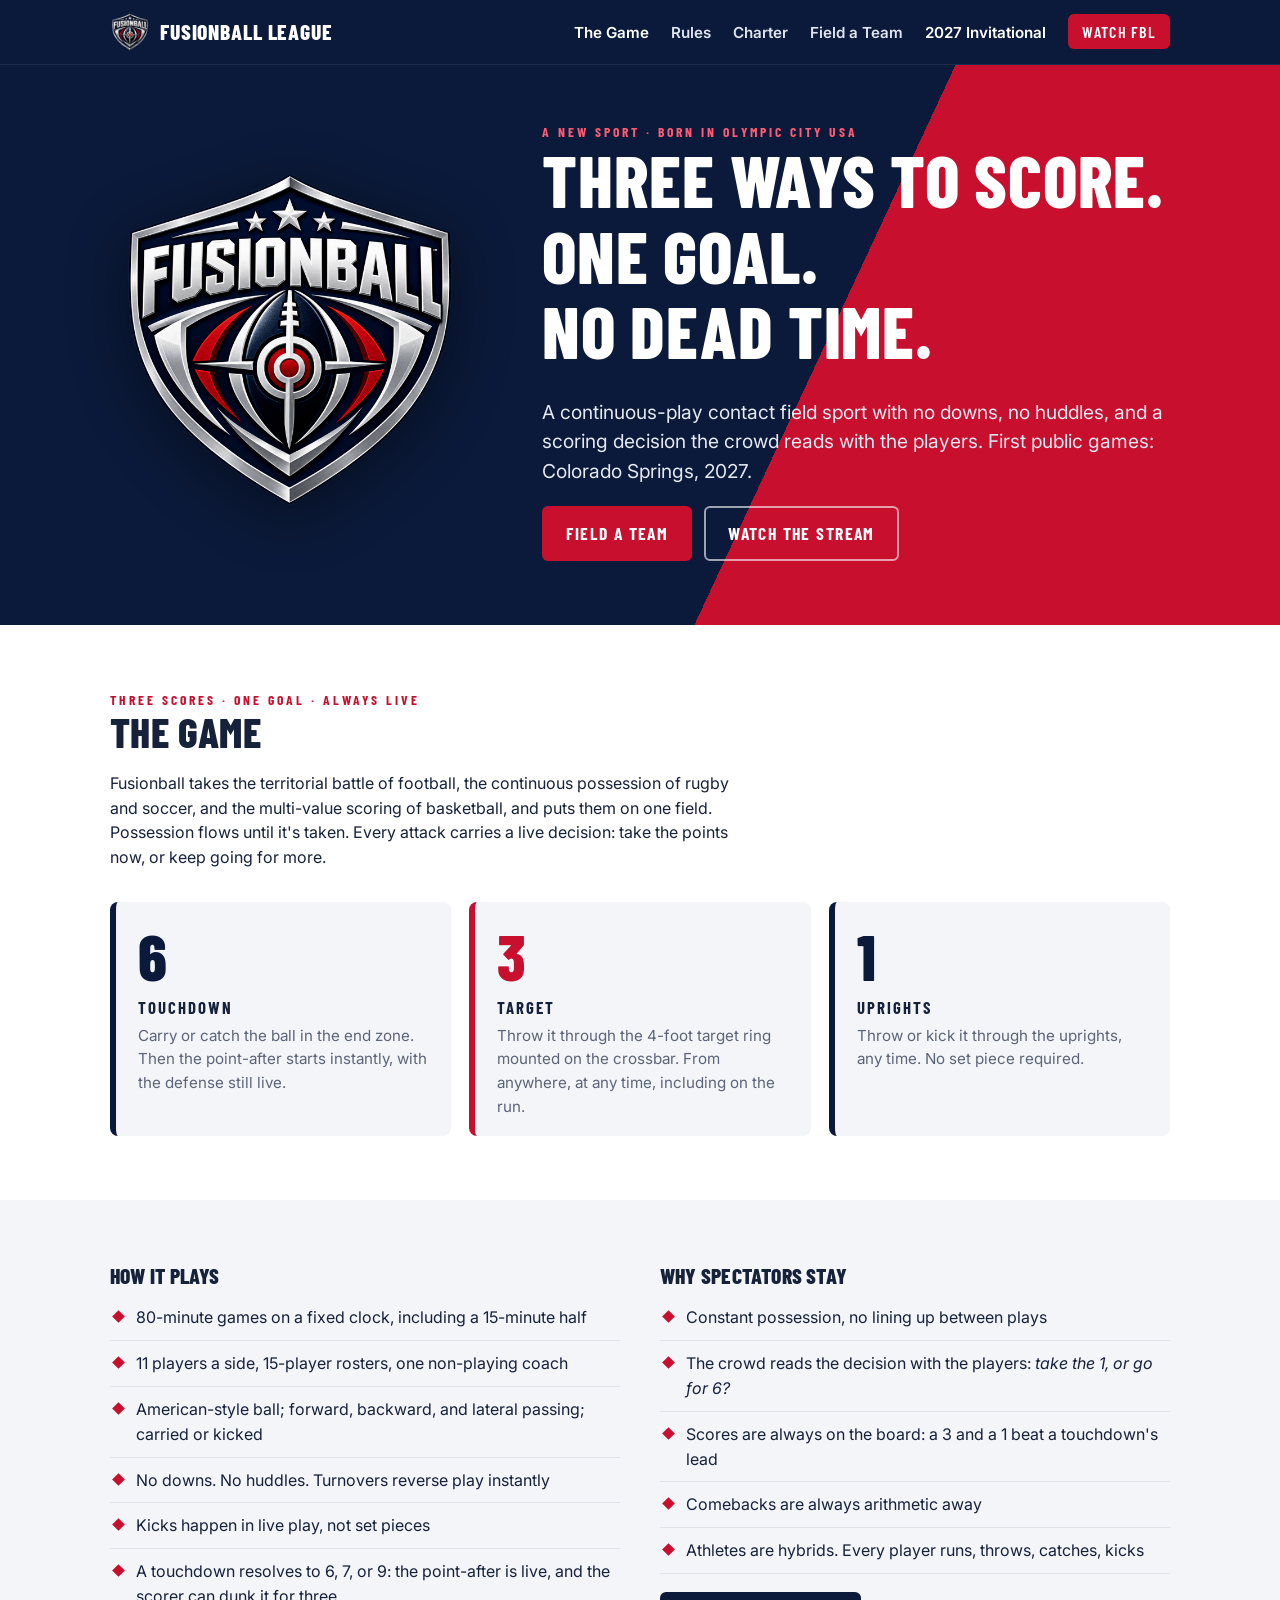
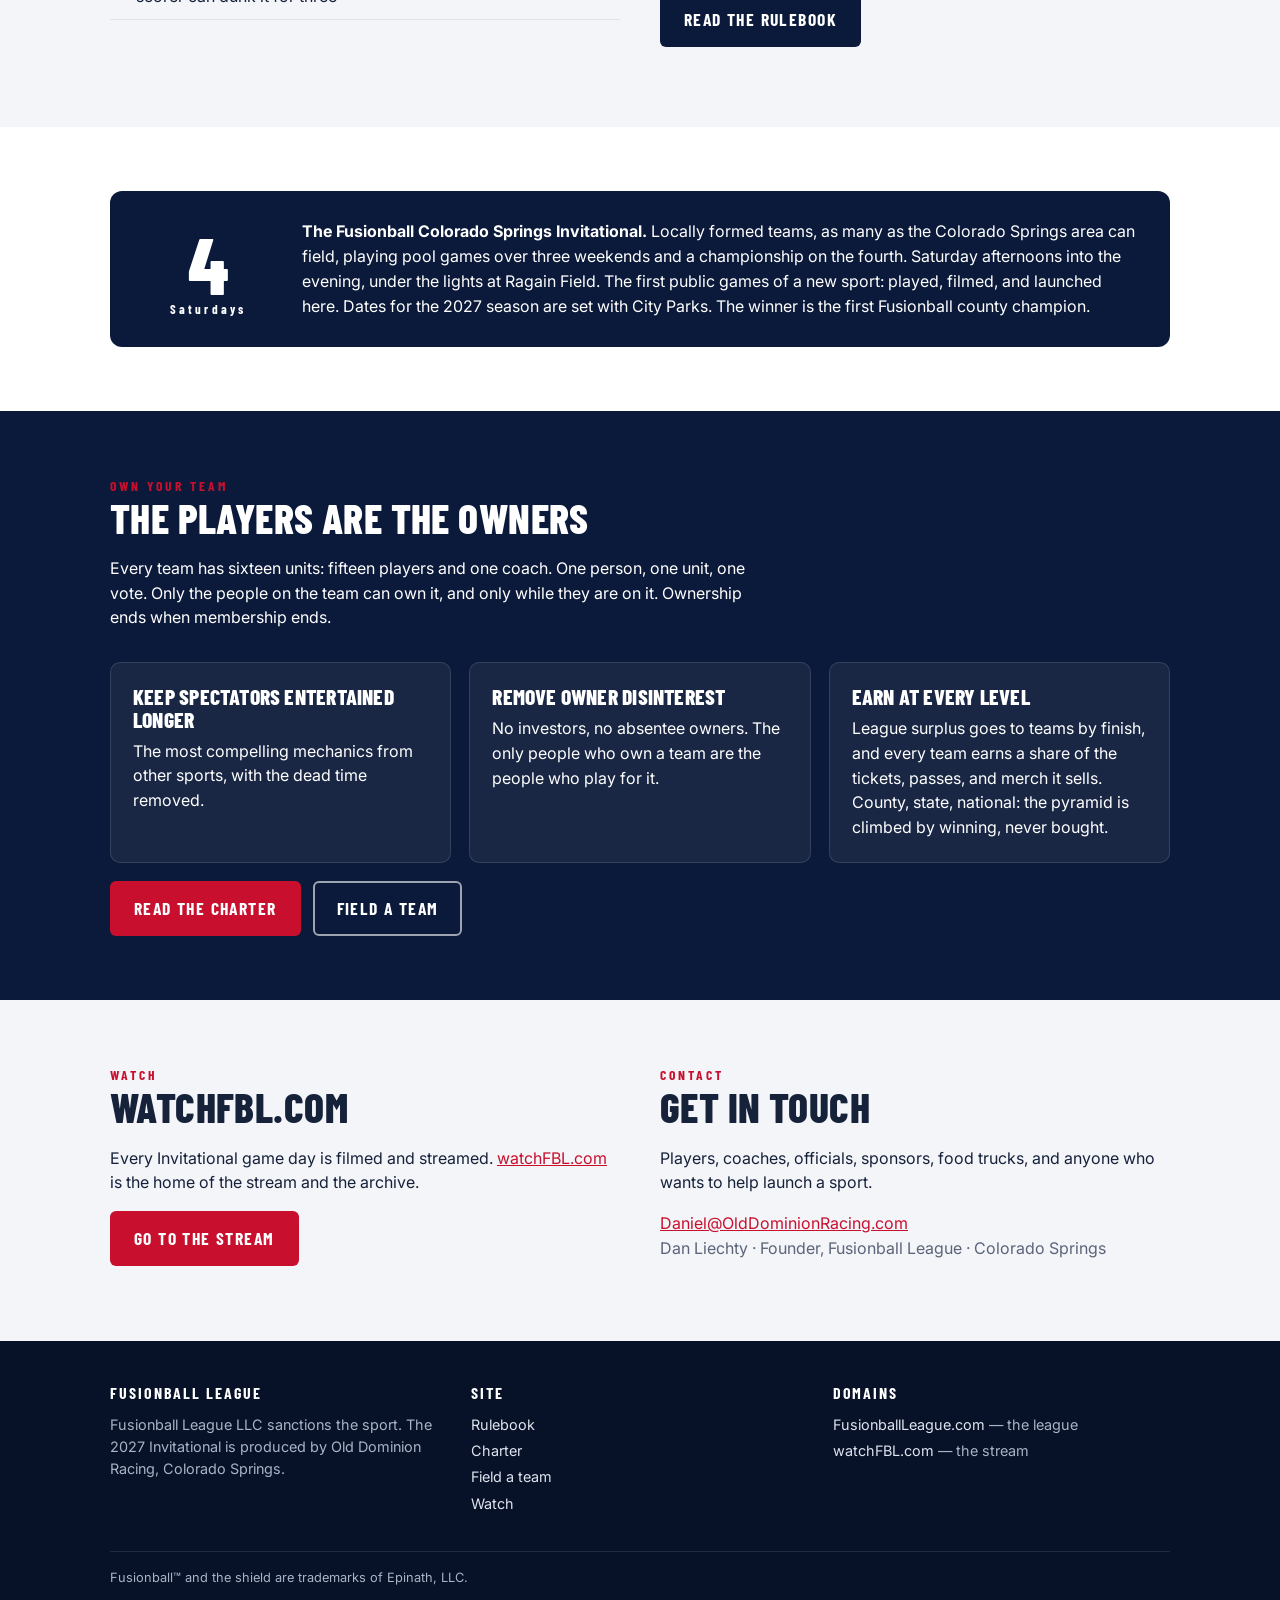
<file: index.html>
<!DOCTYPE html>
<html lang="en">
<head>
<meta charset="utf-8">
<meta name="viewport" content="width=device-width, initial-scale=1">
<title>Fusionball League — Three ways to score. One goal. No dead time.</title>
<meta name="description" content="Fusionball is a continuous-play contact field sport with no downs, no huddles, and three ways to score from one goal. Launching in Colorado Springs, 2027.">
<meta property="og:title" content="Fusionball League">
<meta property="og:description" content="Three ways to score. One goal. No dead time. A new sport, born in Olympic City USA.">
<meta property="og:image" content="https://fusionballleague.com/assets/shield-640.png">
<meta property="og:url" content="https://fusionballleague.com/">
<link rel="icon" type="image/png" sizes="96x96" href="/assets/favicon-96.png">
<link rel="apple-touch-icon" href="/assets/apple-touch-icon.png">
<link rel="preconnect" href="https://fonts.googleapis.com">
<link rel="preconnect" href="https://fonts.gstatic.com" crossorigin>
<link href="https://fonts.googleapis.com/css2?family=Barlow+Condensed:wght@700;800&family=Inter:wght@400;600&display=swap" rel="stylesheet">
<link rel="stylesheet" href="/assets/site.css">
</head>
<body>

<nav class="nav">
  <div class="wrap">
    <a class="brand" href="/"><img src="/assets/favicon-96.png" alt=""><span>Fusionball League</span></a>
    <button class="nav-toggle" aria-label="Menu" aria-expanded="false">&#9776;</button>
    <ul>
      <li><a href="/#game">The Game</a></li>
      <li><a href="/rules/">Rules</a></li>
      <li><a href="/charter/">Charter</a></li>
      <li><a href="/teams/">Field a Team</a></li>
      <li><a href="/#invitational">2027 Invitational</a></li>
      <li><a class="watch" href="/watch/">Watch FBL</a></li>
    </ul>
  </div>
</nav>

<header class="hero on-dark">
  <div class="wrap">
    <img src="/assets/shield-640.png" alt="Fusionball shield logo" width="640" height="640">
    <div>
      <div class="kicker">A new sport · Born in Olympic City USA</div>
      <h1>Three ways to score.<br>One goal.<br>No dead time.</h1>
      <p class="lede">A continuous-play contact field sport with no downs, no huddles, and a scoring decision the crowd reads with the players. First public games: Colorado Springs, 2027.</p>
      <div class="btn-row">
        <a class="btn btn-red" href="/teams/">Field a team</a>
        <a class="btn btn-ghost" href="/watch/">Watch the stream</a>
      </div>
    </div>
  </div>
</header>

<section class="section" id="game">
  <div class="wrap">
    <div class="section-head">
      <div class="kicker">Three scores · One goal · Always live</div>
      <h2>The game</h2>
      <p>Fusionball takes the territorial battle of football, the continuous possession of rugby and soccer, and the multi-value scoring of basketball, and puts them on one field. Possession flows until it's taken. Every attack carries a live decision: take the points now, or keep going for more.</p>
    </div>
    <div class="scores">
      <div class="score">
        <div class="num">6</div>
        <div class="name">Touchdown</div>
        <p>Carry or catch the ball in the end zone. Then the point-after starts instantly, with the defense still live.</p>
      </div>
      <div class="score red">
        <div class="num">3</div>
        <div class="name">Target</div>
        <p>Throw it through the 4-foot target ring mounted on the crossbar. From anywhere, at any time, including on the run.</p>
      </div>
      <div class="score">
        <div class="num">1</div>
        <div class="name">Uprights</div>
        <p>Throw or kick it through the uprights, any time. No set piece required.</p>
      </div>
    </div>
  </div>
</section>

<section class="section alt">
  <div class="wrap cols">
    <div>
      <h3>How it plays</h3>
      <ul class="ticks">
        <li>80-minute games on a fixed clock, including a 15-minute half</li>
        <li>11 players a side, 15-player rosters, one non-playing coach</li>
        <li>American-style ball; forward, backward, and lateral passing; carried or kicked</li>
        <li>No downs. No huddles. Turnovers reverse play instantly</li>
        <li>Kicks happen in live play, not set pieces</li>
        <li>A touchdown resolves to 6, 7, or 9: the point-after is live, and the scorer can dunk it for three</li>
      </ul>
    </div>
    <div>
      <h3>Why spectators stay</h3>
      <ul class="ticks">
        <li>Constant possession, no lining up between plays</li>
        <li>The crowd reads the decision with the players: <em>take the 1, or go for 6?</em></li>
        <li>Scores are always on the board: a 3 and a 1 beat a touchdown's lead</li>
        <li>Comebacks are always arithmetic away</li>
        <li>Athletes are hybrids. Every player runs, throws, catches, kicks</li>
      </ul>
      <p style="margin-top:18px"><a class="btn btn-navy" href="/rules/">Read the rulebook</a></p>
    </div>
  </div>
</section>

<section class="section" id="invitational">
  <div class="wrap">
    <div class="callout">
      <div class="big">4<small>Saturdays</small></div>
      <p><strong>The Fusionball Colorado Springs Invitational.</strong> Locally formed teams, as many as the Colorado Springs area can field, playing pool games over three weekends and a championship on the fourth. Saturday afternoons into the evening, under the lights at Ragain Field. The first public games of a new sport: played, filmed, and launched here. Dates for the 2027 season are set with City Parks. The winner is the first Fusionball county champion.</p>
    </div>
  </div>
</section>

<section class="section dark">
  <div class="wrap">
    <div class="section-head">
      <div class="kicker">Own your team</div>
      <h2>The players are the owners</h2>
      <p>Every team has sixteen units: fifteen players and one coach. One person, one unit, one vote. Only the people on the team can own it, and only while they are on it. Ownership ends when membership ends.</p>
    </div>
    <div class="cards">
      <div class="card">
        <h3>Keep spectators entertained longer</h3>
        <p>The most compelling mechanics from other sports, with the dead time removed.</p>
      </div>
      <div class="card">
        <h3>Remove owner disinterest</h3>
        <p>No investors, no absentee owners. The only people who own a team are the people who play for it.</p>
      </div>
      <div class="card">
        <h3>Earn at every level</h3>
        <p>League surplus goes to teams by finish, and every team earns a share of the tickets, passes, and merch it sells. County, state, national: the pyramid is climbed by winning, never bought.</p>
      </div>
    </div>
    <div class="btn-row">
      <a class="btn btn-red" href="/charter/">Read the charter</a>
      <a class="btn btn-ghost" href="/teams/">Field a team</a>
    </div>
  </div>
</section>

<section class="section alt">
  <div class="wrap cols">
    <div>
      <div class="kicker">Watch</div>
      <h2>watchFBL.com</h2>
      <p>Every Invitational game day is filmed and streamed. <a href="/watch/">watchFBL.com</a> is the home of the stream and the archive.</p>
      <a class="btn btn-red" href="/watch/">Go to the stream</a>
    </div>
    <div>
      <div class="kicker">Contact</div>
      <h2>Get in touch</h2>
      <p>Players, coaches, officials, sponsors, food trucks, and anyone who wants to help launch a sport.</p>
      <p><a href="mailto:Daniel@OldDominionRacing.com">Daniel@OldDominionRacing.com</a><br><span class="muted">Dan Liechty · Founder, Fusionball League · Colorado Springs</span></p>
    </div>
  </div>
</section>

<footer>
  <div class="wrap">
    <div>
      <h4>Fusionball League</h4>
      <p>Fusionball League LLC sanctions the sport. The 2027 Invitational is produced by Old Dominion Racing, Colorado Springs.</p>
    </div>
    <div>
      <h4>Site</h4>
      <ul>
        <li><a href="/rules/">Rulebook</a></li>
        <li><a href="/charter/">Charter</a></li>
        <li><a href="/teams/">Field a team</a></li>
        <li><a href="/watch/">Watch</a></li>
      </ul>
    </div>
    <div>
      <h4>Domains</h4>
      <ul>
        <li><a href="https://fusionballleague.com/">FusionballLeague.com</a> — the league</li>
        <li><a href="https://watchfbl.com/">watchFBL.com</a> — the stream</li>
      </ul>
    </div>
    <div class="legal">Fusionball™ and the shield are trademarks of Epinath, LLC.</div>
  </div>
</footer>

<script src="/assets/site.js"></script>
</body>
</html>
</file>
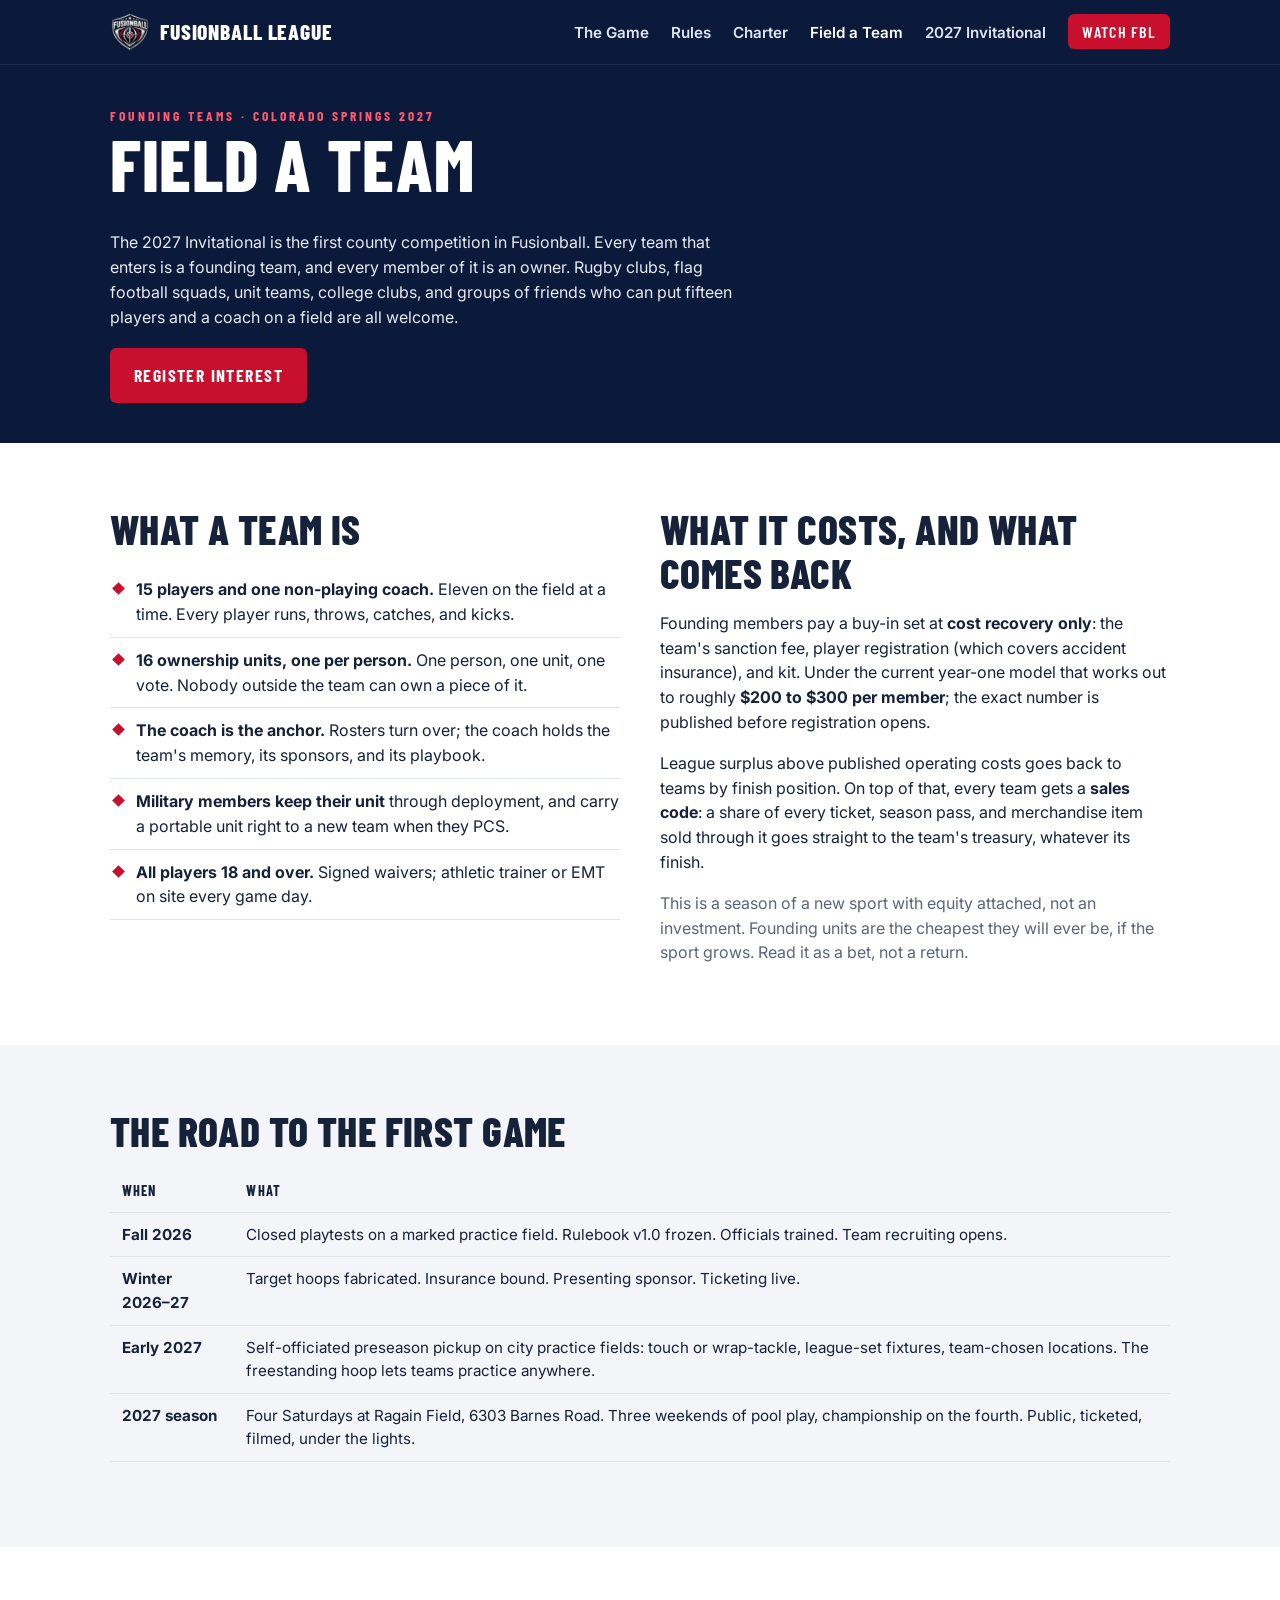
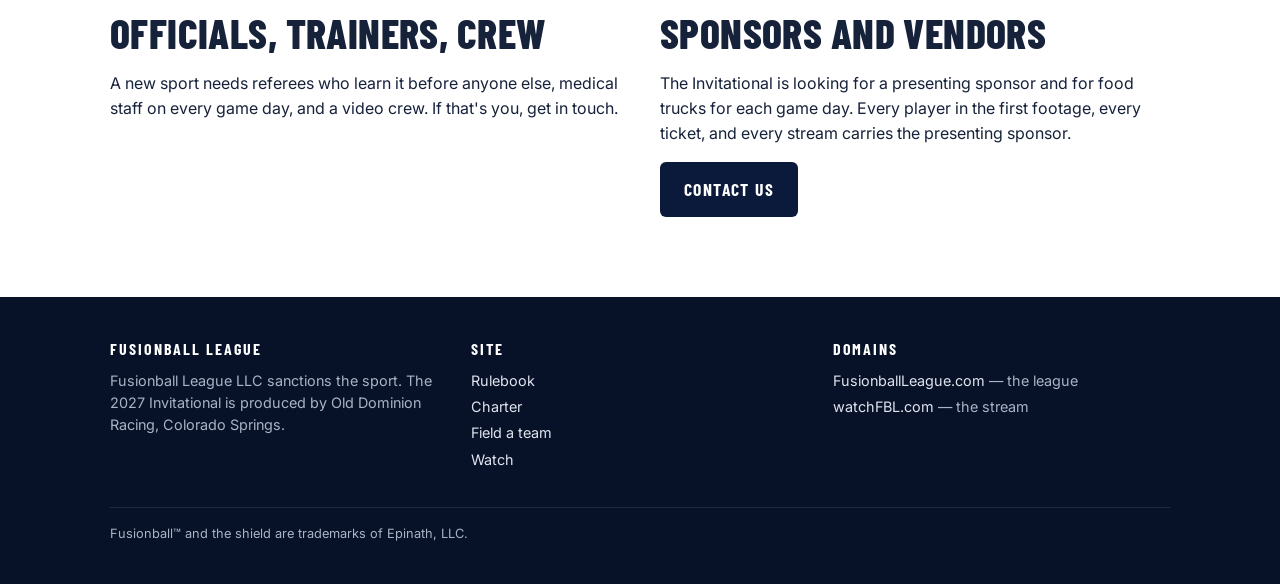
<file: teams/index.html>
<!DOCTYPE html>
<html lang="en">
<head>
<meta charset="utf-8">
<meta name="viewport" content="width=device-width, initial-scale=1">
<title>Field a Team — Fusionball League</title>
<meta name="description" content="Form a founding Fusionball team for the 2027 Colorado Springs Invitational: 15 players, one coach, and an ownership unit for every member.">
<link rel="icon" type="image/png" sizes="96x96" href="/assets/favicon-96.png">
<link rel="apple-touch-icon" href="/assets/apple-touch-icon.png">
<link rel="preconnect" href="https://fonts.googleapis.com">
<link rel="preconnect" href="https://fonts.gstatic.com" crossorigin>
<link href="https://fonts.googleapis.com/css2?family=Barlow+Condensed:wght@700;800&family=Inter:wght@400;600&display=swap" rel="stylesheet">
<link rel="stylesheet" href="/assets/site.css">
</head>
<body>

<nav class="nav">
  <div class="wrap">
    <a class="brand" href="/"><img src="/assets/favicon-96.png" alt=""><span>Fusionball League</span></a>
    <button class="nav-toggle" aria-label="Menu" aria-expanded="false">&#9776;</button>
    <ul>
      <li><a href="/#game">The Game</a></li>
      <li><a href="/rules/">Rules</a></li>
      <li><a href="/charter/">Charter</a></li>
      <li><a href="/teams/">Field a Team</a></li>
      <li><a href="/#invitational">2027 Invitational</a></li>
      <li><a class="watch" href="/watch/">Watch FBL</a></li>
    </ul>
  </div>
</nav>

<section class="section dark on-dark" style="padding:40px 0">
  <div class="wrap">
    <div class="kicker">Founding teams · Colorado Springs 2027</div>
    <h1>Field a team</h1>
    <p style="max-width:40em;color:#e6eaf3">The 2027 Invitational is the first county competition in Fusionball. Every team that enters is a founding team, and every member of it is an owner. Rugby clubs, flag football squads, unit teams, college clubs, and groups of friends who can put fifteen players and a coach on a field are all welcome.</p>
    <div class="btn-row">
      <a class="btn btn-red" href="mailto:Daniel@OldDominionRacing.com?subject=Fusionball%20team%20interest">Register interest</a>
    </div>
  </div>
</section>

<section class="section">
  <div class="wrap cols">
    <div>
      <h2>What a team is</h2>
      <ul class="ticks">
        <li><strong>15 players and one non-playing coach.</strong> Eleven on the field at a time. Every player runs, throws, catches, and kicks.</li>
        <li><strong>16 ownership units, one per person.</strong> One person, one unit, one vote. Nobody outside the team can own a piece of it.</li>
        <li><strong>The coach is the anchor.</strong> Rosters turn over; the coach holds the team's memory, its sponsors, and its playbook.</li>
        <li><strong>Military members keep their unit</strong> through deployment, and carry a portable unit right to a new team when they PCS.</li>
        <li><strong>All players 18 and over.</strong> Signed waivers; athletic trainer or EMT on site every game day.</li>
      </ul>
    </div>
    <div>
      <h2>What it costs, and what comes back</h2>
      <p>Founding members pay a buy-in set at <strong>cost recovery only</strong>: the team's sanction fee, player registration (which covers accident insurance), and kit. Under the current year-one model that works out to roughly <strong>$200 to $300 per member</strong>; the exact number is published before registration opens.</p>
      <p>League surplus above published operating costs goes back to teams by finish position. On top of that, every team gets a <strong>sales code</strong>: a share of every ticket, season pass, and merchandise item sold through it goes straight to the team's treasury, whatever its finish.</p>
      <p class="muted">This is a season of a new sport with equity attached, not an investment. Founding units are the cheapest they will ever be, if the sport grows. Read it as a bet, not a return.</p>
    </div>
  </div>
</section>

<section class="section alt">
  <div class="wrap">
    <h2>The road to the first game</h2>
    <table>
      <thead><tr><th>When</th><th>What</th></tr></thead>
      <tbody>
        <tr><td><strong>Fall 2026</strong></td><td>Closed playtests on a marked practice field. Rulebook v1.0 frozen. Officials trained. Team recruiting opens.</td></tr>
        <tr><td><strong>Winter 2026–27</strong></td><td>Target hoops fabricated. Insurance bound. Presenting sponsor. Ticketing live.</td></tr>
        <tr><td><strong>Early 2027</strong></td><td>Self-officiated preseason pickup on city practice fields: touch or wrap-tackle, league-set fixtures, team-chosen locations. The freestanding hoop lets teams practice anywhere.</td></tr>
        <tr><td><strong>2027 season</strong></td><td>Four Saturdays at Ragain Field, 6303 Barnes Road. Three weekends of pool play, championship on the fourth. Public, ticketed, filmed, under the lights.</td></tr>
      </tbody>
    </table>
  </div>
</section>

<section class="section">
  <div class="wrap cols">
    <div>
      <h2>Officials, trainers, crew</h2>
      <p>A new sport needs referees who learn it before anyone else, medical staff on every game day, and a video crew. If that's you, get in touch.</p>
    </div>
    <div>
      <h2>Sponsors and vendors</h2>
      <p>The Invitational is looking for a presenting sponsor and for food trucks for each game day. Every player in the first footage, every ticket, and every stream carries the presenting sponsor.</p>
      <p><a class="btn btn-navy" href="mailto:Daniel@OldDominionRacing.com?subject=Fusionball%20sponsor%20or%20vendor">Contact us</a></p>
    </div>
  </div>
</section>

<footer>
  <div class="wrap">
    <div>
      <h4>Fusionball League</h4>
      <p>Fusionball League LLC sanctions the sport. The 2027 Invitational is produced by Old Dominion Racing, Colorado Springs.</p>
    </div>
    <div>
      <h4>Site</h4>
      <ul>
        <li><a href="/rules/">Rulebook</a></li>
        <li><a href="/charter/">Charter</a></li>
        <li><a href="/teams/">Field a team</a></li>
        <li><a href="/watch/">Watch</a></li>
      </ul>
    </div>
    <div>
      <h4>Domains</h4>
      <ul>
        <li><a href="https://fusionballleague.com/">FusionballLeague.com</a> — the league</li>
        <li><a href="https://watchfbl.com/">watchFBL.com</a> — the stream</li>
      </ul>
    </div>
    <div class="legal">Fusionball™ and the shield are trademarks of Epinath, LLC.</div>
  </div>
</footer>

<script src="/assets/site.js"></script>
</body>
</html>
</file>
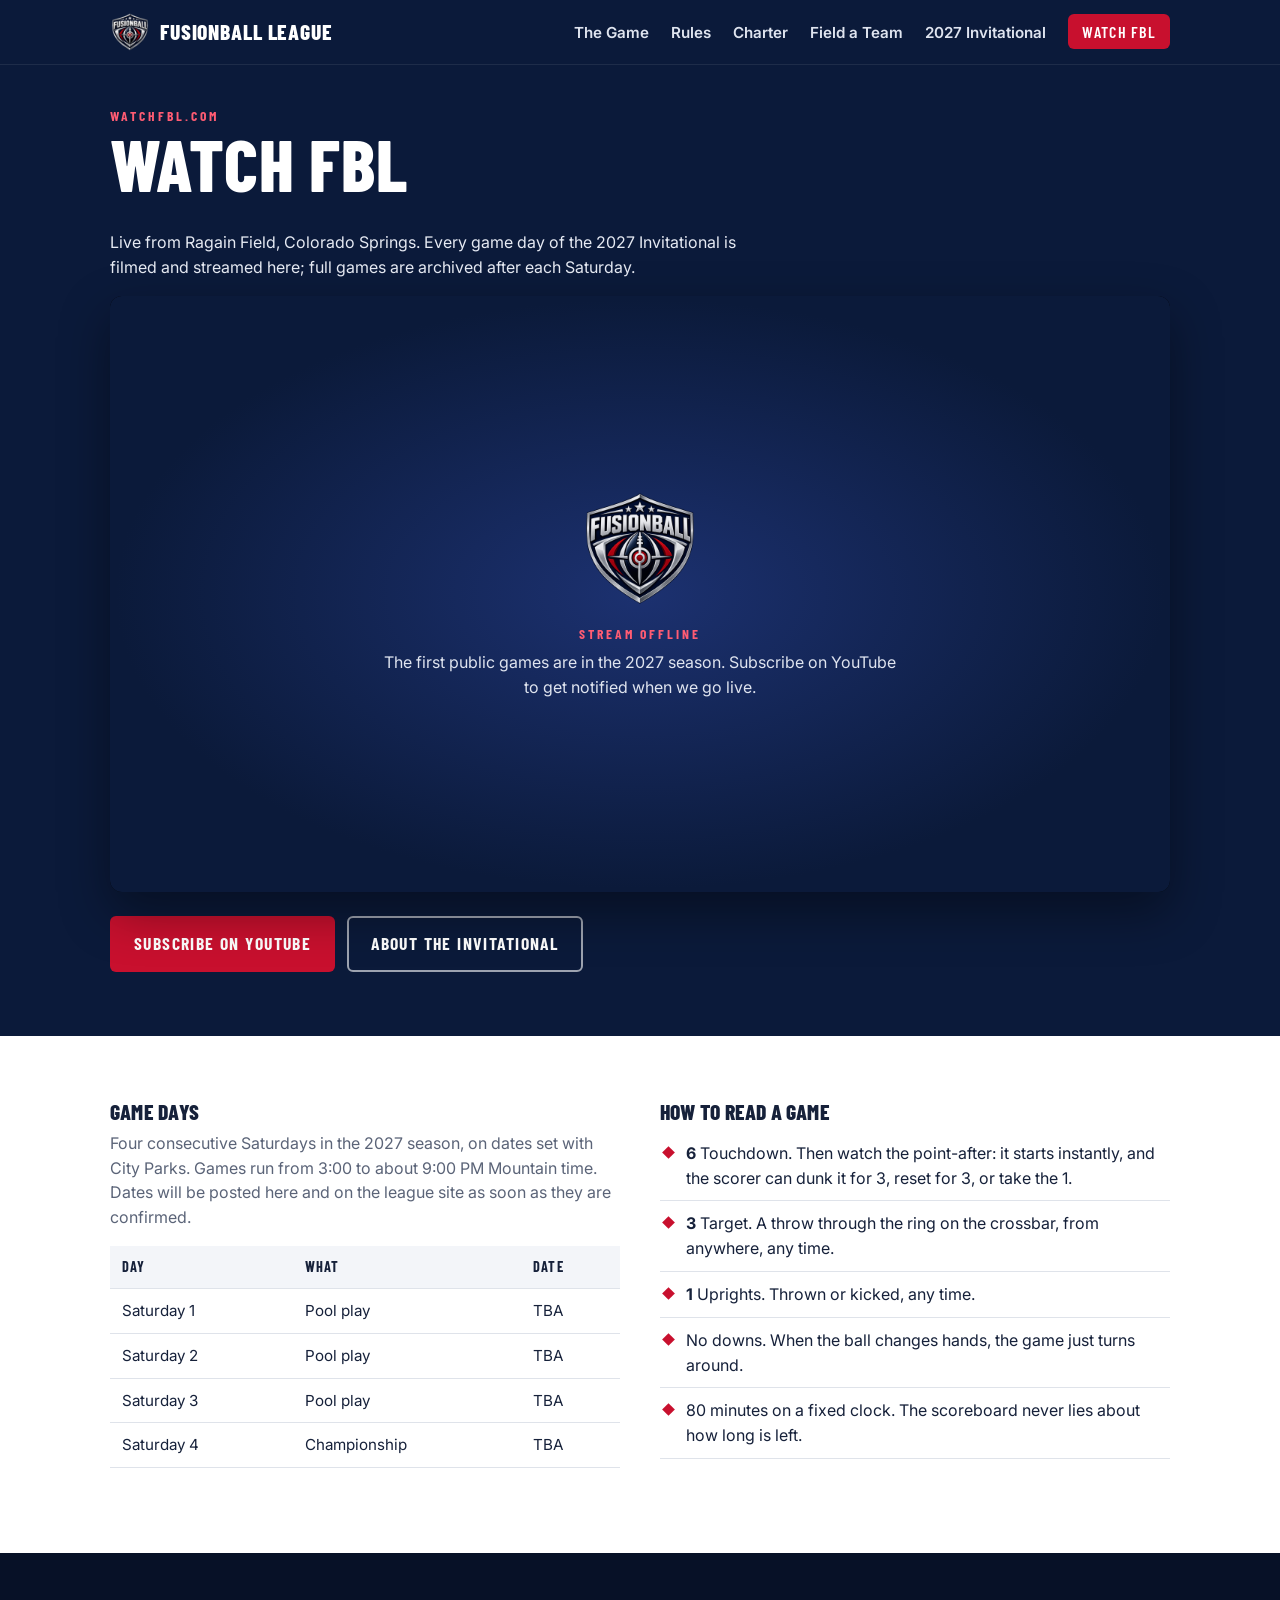
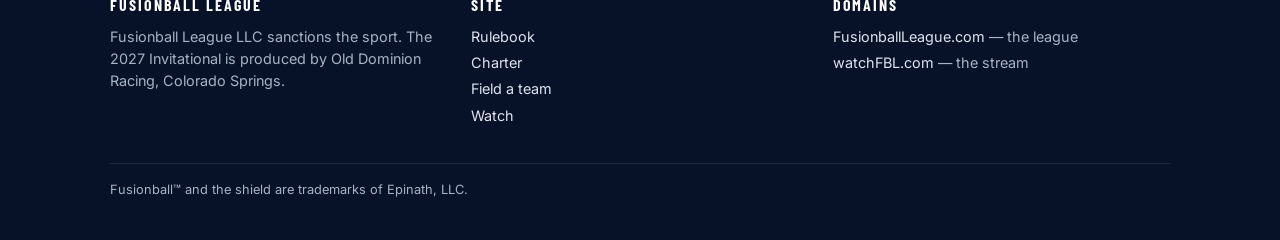
<file: watch/index.html>
<!DOCTYPE html>
<html lang="en">
<head>
<meta charset="utf-8">
<meta name="viewport" content="width=device-width, initial-scale=1">
<title>Watch FBL — Fusionball League live stream</title>
<meta name="description" content="watchFBL.com: the live stream and archive of Fusionball League games.">
<meta property="og:title" content="Watch FBL">
<meta property="og:description" content="Fusionball League, live from Ragain Field, Colorado Springs.">
<meta property="og:image" content="https://fusionballleague.com/assets/shield-640.png">
<link rel="icon" type="image/png" sizes="96x96" href="/assets/favicon-96.png">
<link rel="apple-touch-icon" href="/assets/apple-touch-icon.png">
<link rel="preconnect" href="https://fonts.googleapis.com">
<link rel="preconnect" href="https://fonts.gstatic.com" crossorigin>
<link href="https://fonts.googleapis.com/css2?family=Barlow+Condensed:wght@700;800&family=Inter:wght@400;600&display=swap" rel="stylesheet">
<link rel="stylesheet" href="/assets/site.css">
</head>
<body>

<nav class="nav">
  <div class="wrap">
    <a class="brand" href="/"><img src="/assets/favicon-96.png" alt=""><span>Fusionball League</span></a>
    <button class="nav-toggle" aria-label="Menu" aria-expanded="false">&#9776;</button>
    <ul>
      <li><a href="/#game">The Game</a></li>
      <li><a href="/rules/">Rules</a></li>
      <li><a href="/charter/">Charter</a></li>
      <li><a href="/teams/">Field a Team</a></li>
      <li><a href="/#invitational">2027 Invitational</a></li>
      <li><a class="watch" href="/watch/">Watch FBL</a></li>
    </ul>
  </div>
</nav>

<section class="section dark on-dark" style="padding-top:40px">
  <div class="wrap">
    <div class="kicker">watchFBL.com</div>
    <h1>Watch FBL</h1>
    <p style="max-width:40em;color:#e6eaf3">Live from Ragain Field, Colorado Springs. Every game day of the 2027 Invitational is filmed and streamed here; full games are archived after each Saturday.</p>

    <div class="player" id="player">
      <div class="placeholder" id="placeholder">
        <img src="/assets/shield-640.png" alt="">
        <div class="kicker">Stream offline</div>
        <p style="max-width:32em;margin:6px 0 0;color:#dfe4ef">The first public games are in the 2027 season. Subscribe on YouTube to get notified when we go live.</p>
      </div>
    </div>

    <div class="btn-row" style="margin-top:24px">
      <a class="btn btn-red" id="yt-link" href="https://www.youtube.com/@FusionballLeague" target="_blank" rel="noopener">Subscribe on YouTube</a>
      <a class="btn btn-ghost" href="/#invitational">About the Invitational</a>
    </div>
  </div>
</section>

<section class="section">
  <div class="wrap cols">
    <div>
      <h3>Game days</h3>
      <p class="muted">Four consecutive Saturdays in the 2027 season, on dates set with City Parks. Games run from 3:00 to about 9:00 PM Mountain time. Dates will be posted here and on the league site as soon as they are confirmed.</p>
      <table>
        <thead><tr><th>Day</th><th>What</th><th>Date</th></tr></thead>
        <tbody>
          <tr><td>Saturday 1</td><td>Pool play</td><td>TBA</td></tr>
          <tr><td>Saturday 2</td><td>Pool play</td><td>TBA</td></tr>
          <tr><td>Saturday 3</td><td>Pool play</td><td>TBA</td></tr>
          <tr><td>Saturday 4</td><td>Championship</td><td>TBA</td></tr>
        </tbody>
      </table>
    </div>
    <div>
      <h3>How to read a game</h3>
      <ul class="ticks">
        <li><strong>6</strong> Touchdown. Then watch the point-after: it starts instantly, and the scorer can dunk it for 3, reset for 3, or take the 1.</li>
        <li><strong>3</strong> Target. A throw through the ring on the crossbar, from anywhere, any time.</li>
        <li><strong>1</strong> Uprights. Thrown or kicked, any time.</li>
        <li>No downs. When the ball changes hands, the game just turns around.</li>
        <li>80 minutes on a fixed clock. The scoreboard never lies about how long is left.</li>
      </ul>
    </div>
  </div>
</section>

<footer>
  <div class="wrap">
    <div>
      <h4>Fusionball League</h4>
      <p>Fusionball League LLC sanctions the sport. The 2027 Invitational is produced by Old Dominion Racing, Colorado Springs.</p>
    </div>
    <div>
      <h4>Site</h4>
      <ul>
        <li><a href="/rules/">Rulebook</a></li>
        <li><a href="/charter/">Charter</a></li>
        <li><a href="/teams/">Field a team</a></li>
        <li><a href="/watch/">Watch</a></li>
      </ul>
    </div>
    <div>
      <h4>Domains</h4>
      <ul>
        <li><a href="https://fusionballleague.com/">FusionballLeague.com</a> — the league</li>
        <li><a href="https://watchfbl.com/">watchFBL.com</a> — the stream</li>
      </ul>
    </div>
    <div class="legal">Fusionball™ and the shield are trademarks of Epinath, LLC.</div>
  </div>
</footer>

<script>
  // ---- Stream configuration -------------------------------------------
  // Set CHANNEL to the league's YouTube channel URL and, when a stream or
  // archived game should play here, set VIDEO_ID to the YouTube video id
  // (the part after "v=" in a YouTube link). Leave VIDEO_ID empty to show
  // the offline card.
  var CHANNEL = 'https://www.youtube.com/@FusionballLeague';
  var VIDEO_ID = '';                           // e.g. 'dQw4w9WgXcQ'
  // -----------------------------------------------------------------------
  document.getElementById('yt-link').href = CHANNEL;
  if (VIDEO_ID) {
    var f = document.createElement('iframe');
    f.src = 'https://www.youtube-nocookie.com/embed/' + VIDEO_ID + '?rel=0';
    f.allow = 'accelerometer; autoplay; clipboard-write; encrypted-media; gyroscope; picture-in-picture; web-share';
    f.allowFullscreen = true;
    f.title = 'Fusionball League stream';
    var p = document.getElementById('player');
    p.innerHTML = '';
    p.appendChild(f);
  }
</script>
<script src="/assets/site.js"></script>
</body>
</html>
</file>
<file: assets/site.css>
/* Fusionball League — site styles */
:root {
  --navy: #0b1a3a;
  --navy-2: #122756;
  --red: #c8102e;
  --red-2: #a30d25;
  --silver: #c9ced8;
  --ink: #16213a;
  --muted: #5b6478;
  --bg: #ffffff;
  --bg-2: #f3f5f9;
  --line: #dfe3ea;
  --max: 1100px;
}
* { box-sizing: border-box; }
html { scroll-behavior: smooth; }
body {
  margin: 0;
  font-family: "Inter", system-ui, -apple-system, "Segoe UI", Roboto, sans-serif;
  color: var(--ink);
  background: var(--bg);
  line-height: 1.55;
  -webkit-font-smoothing: antialiased;
}
h1, h2, h3, .display {
  font-family: "Barlow Condensed", "Inter", system-ui, sans-serif;
  font-weight: 800;
  letter-spacing: 0.01em;
  line-height: 1.05;
  margin: 0 0 0.4em;
  text-transform: uppercase;
}
h1 { font-size: clamp(2.4rem, 6vw, 4.5rem); }
h2 { font-size: clamp(1.8rem, 4vw, 2.6rem); }
h3 { font-size: 1.35rem; }
p { margin: 0 0 1em; }
a { color: var(--red); }
a:hover { color: var(--red-2); }
img { max-width: 100%; height: auto; }
.wrap { max-width: var(--max); margin: 0 auto; padding: 0 20px; }
.kicker {
  font-family: "Barlow Condensed", sans-serif;
  font-weight: 700; text-transform: uppercase; letter-spacing: 0.22em;
  font-size: 0.85rem; color: var(--red);
}
.on-dark .kicker { color: #ff5c73; }
.muted { color: var(--muted); }

/* nav */
.nav {
  background: var(--navy); color: #fff;
  position: sticky; top: 0; z-index: 20;
  border-bottom: 1px solid rgba(255,255,255,0.08);
}
.nav .wrap { display: flex; align-items: center; justify-content: space-between; height: 64px; }
.brand { display: flex; align-items: center; gap: 10px; color: #fff; text-decoration: none; }
.brand img { width: 40px; height: 40px; }
.brand span {
  font-family: "Barlow Condensed", sans-serif; font-weight: 800; font-size: 1.35rem;
  text-transform: uppercase; letter-spacing: 0.04em;
}
.nav ul { list-style: none; margin: 0; padding: 0; display: flex; gap: 22px; align-items: center; }
.nav li a { color: #dfe4ef; text-decoration: none; font-weight: 600; font-size: 0.95rem; }
.nav li a:hover, .nav li a[aria-current="page"] { color: #fff; }
.nav li a.watch {
  background: var(--red); color: #fff; padding: 8px 14px; border-radius: 6px;
  font-family: "Barlow Condensed", sans-serif; text-transform: uppercase; letter-spacing: 0.08em; font-size: 1rem;
}
.nav li a.watch:hover { background: var(--red-2); }
.nav-toggle { display: none; background: none; border: 0; color: #fff; font-size: 1.6rem; cursor: pointer; }
@media (max-width: 760px) {
  .nav-toggle { display: block; }
  .nav ul {
    display: none; position: absolute; left: 0; right: 0; top: 64px;
    background: var(--navy); flex-direction: column; gap: 0; padding: 8px 20px 16px;
    border-bottom: 1px solid rgba(255,255,255,0.1);
  }
  .nav ul.open { display: flex; }
  .nav li { padding: 10px 0; }
}

/* hero */
.hero {
  background: linear-gradient(115deg, var(--navy) 0 62%, var(--red) 62% 100%);
  color: #fff; padding: 56px 0 64px; overflow: hidden;
}
.hero .wrap { display: grid; grid-template-columns: 1fr 1.6fr; gap: 40px; align-items: center; }
.hero img { width: 100%; max-width: 360px; filter: drop-shadow(0 12px 30px rgba(0,0,0,0.45)); }
.hero p.lede { font-size: 1.2rem; max-width: 34em; color: #e6eaf3; }
@media (max-width: 760px) {
  .hero { background: var(--navy); border-bottom: 8px solid var(--red); padding: 36px 0 48px; }
  .hero .wrap { grid-template-columns: 1fr; text-align: center; }
  .hero img { max-width: 220px; margin: 0 auto; }
  .hero p.lede { margin-inline: auto; }
}
.btn {
  display: inline-block; padding: 12px 22px; border-radius: 6px; text-decoration: none;
  font-family: "Barlow Condensed", sans-serif; font-weight: 700; font-size: 1.1rem;
  text-transform: uppercase; letter-spacing: 0.08em; border: 2px solid transparent;
}
.btn-red { background: var(--red); color: #fff; }
.btn-red:hover { background: var(--red-2); color: #fff; }
.btn-ghost { border-color: rgba(255,255,255,0.6); color: #fff; }
.btn-ghost:hover { background: rgba(255,255,255,0.1); color: #fff; }
.btn-navy { background: var(--navy); color: #fff; }
.btn-navy:hover { background: var(--navy-2); color: #fff; }
.btn-row { display: flex; gap: 12px; flex-wrap: wrap; margin-top: 18px; }
@media (max-width: 760px) { .btn-row { justify-content: center; } }

/* sections */
.section { padding: 64px 0; }
.section.alt { background: var(--bg-2); }
.section.dark { background: var(--navy); color: #fff; }
.section.dark a:not(.btn) { color: #ff8a9b; }
.section-head { max-width: 40em; margin-bottom: 32px; }

/* scores */
.scores { display: grid; grid-template-columns: repeat(3, 1fr); gap: 18px; }
.score {
  background: var(--bg-2); border-left: 6px solid var(--navy); border-radius: 8px; padding: 22px 22px 18px;
}
.score .num {
  font-family: "Barlow Condensed", sans-serif; font-weight: 800; font-size: 4rem; line-height: 1; color: var(--navy);
}
.score .name { font-family: "Barlow Condensed", sans-serif; font-weight: 700; text-transform: uppercase; letter-spacing: 0.12em; font-size: 1.05rem; margin: 6px 0 4px; }
.score p { margin: 0; color: var(--muted); font-size: 0.95rem; }
.score.red { border-left-color: var(--red); }
.score.red .num { color: var(--red); }
@media (max-width: 760px) { .scores { grid-template-columns: 1fr; } }

/* two column lists */
.cols { display: grid; grid-template-columns: 1fr 1fr; gap: 40px; }
@media (max-width: 760px) { .cols { grid-template-columns: 1fr; gap: 28px; } }
ul.ticks { list-style: none; padding: 0; margin: 0; }
ul.ticks li { padding: 10px 0 10px 26px; border-bottom: 1px solid var(--line); position: relative; }
ul.ticks li::before {
  content: ""; position: absolute; left: 4px; top: 17px; width: 9px; height: 9px;
  background: var(--red); transform: rotate(45deg);
}
.dark ul.ticks li { border-bottom-color: rgba(255,255,255,0.12); }

/* cards */
.cards { display: grid; grid-template-columns: repeat(auto-fit, minmax(240px, 1fr)); gap: 18px; }
.card { background: #fff; border: 1px solid var(--line); border-radius: 10px; padding: 22px; }
.dark .card { background: rgba(255,255,255,0.06); border-color: rgba(255,255,255,0.12); }
.card h3 { margin-bottom: 8px; }
.card p:last-child { margin-bottom: 0; }

/* big number callout */
.callout {
  display: grid; grid-template-columns: 140px 1fr; gap: 24px; align-items: center;
  background: var(--navy); color: #fff; border-radius: 12px; padding: 28px;
}
.callout .big { font-family: "Barlow Condensed", sans-serif; font-weight: 800; font-size: 5rem; line-height: 1; text-align: center; }
.callout .big small { display: block; font-size: 0.8rem; letter-spacing: 0.25em; font-weight: 700; }
.callout p { margin: 0; }
@media (max-width: 600px) { .callout { grid-template-columns: 1fr; text-align: center; } }

/* tables */
table { border-collapse: collapse; width: 100%; margin: 0 0 1.4em; font-size: 0.95rem; }
th, td { text-align: left; padding: 10px 12px; border-bottom: 1px solid var(--line); vertical-align: top; }
th { background: var(--bg-2); font-family: "Barlow Condensed", sans-serif; text-transform: uppercase; letter-spacing: 0.08em; font-size: 0.9rem; }

/* doc rendering (markdown → html) */
.doc { max-width: 46em; }
.doc h1 { font-size: clamp(2rem, 5vw, 3rem); }
.doc h2 { margin-top: 2em; padding-top: 0.6em; border-top: 2px solid var(--navy); font-size: 1.7rem; }
.doc h3 { margin-top: 1.6em; font-size: 1.25rem; }
.doc hr { border: 0; border-top: 1px solid var(--line); margin: 2em 0; }
.doc blockquote { margin: 1em 0; padding: 0.2em 1em; border-left: 4px solid var(--silver); color: var(--muted); }
.doc pre { background: var(--navy); color: #e8ecf5; padding: 16px; border-radius: 8px; overflow: auto; font-size: 0.85rem; }
.doc code { font-family: ui-monospace, Menlo, Consolas, monospace; font-size: 0.92em; }
.doc li { margin: 0.25em 0; }
.doc table { display: block; overflow-x: auto; }
.doc-note {
  background: #fff7e6; border: 1px solid #f2d59a; border-radius: 8px; padding: 12px 16px; margin: 0 0 28px; font-size: 0.95rem;
}
.tag { display: inline-block; font-family: "Barlow Condensed", sans-serif; font-weight: 700; letter-spacing: 0.1em; font-size: 0.8rem; padding: 2px 8px; border-radius: 4px; text-transform: uppercase; }
.tag-fixed { background: var(--navy); color: #fff; }
.tag-proposed { background: #e8a800; color: #1a1a1a; }
.tag-open { background: var(--red); color: #fff; }

/* watch page */
.player { position: relative; width: 100%; aspect-ratio: 16 / 9; background: #000; border-radius: 12px; overflow: hidden; box-shadow: 0 20px 50px rgba(0,0,0,0.4); }
.player iframe { position: absolute; inset: 0; width: 100%; height: 100%; border: 0; }
.player .placeholder {
  position: absolute; inset: 0; display: flex; flex-direction: column; align-items: center; justify-content: center;
  color: #fff; text-align: center; padding: 24px; background: radial-gradient(ellipse at center, #1c3170 0%, #0b1a3a 70%);
}
.player .placeholder img { width: 120px; margin-bottom: 14px; opacity: 0.95; }

/* footer */
footer { background: #071127; color: #aab3c5; padding: 40px 0; font-size: 0.9rem; }
footer .wrap { display: grid; grid-template-columns: 1fr 1fr 1fr; gap: 24px; }
footer h4 { color: #fff; margin: 0 0 8px; font-family: "Barlow Condensed", sans-serif; text-transform: uppercase; letter-spacing: 0.12em; font-size: 1rem; }
footer a { color: #dfe4ef; text-decoration: none; }
footer a:hover { color: #fff; text-decoration: underline; }
footer ul { list-style: none; margin: 0; padding: 0; }
footer li { margin: 4px 0; }
footer .legal { grid-column: 1 / -1; border-top: 1px solid rgba(255,255,255,0.1); padding-top: 16px; margin-top: 8px; font-size: 0.8rem; }
@media (max-width: 760px) { footer .wrap { grid-template-columns: 1fr; } }
</file>
